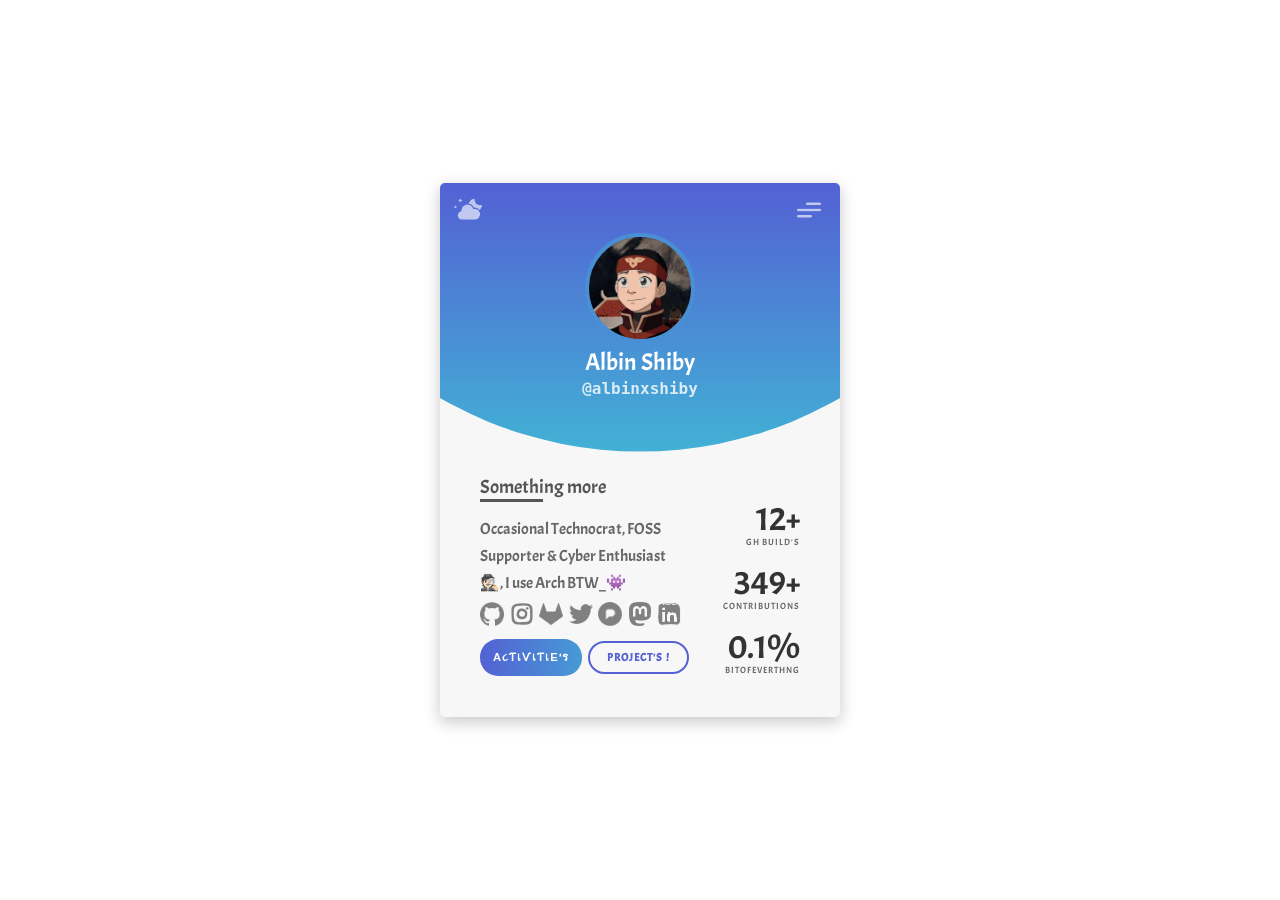
<file: index.html>
<!DOCTYPE html>
<html lang="en" data-theme="light">

<head>
    <meta charset="UTF-8">
    <meta name="viewport" content="width=device-width, initial-scale=1.0">
    <meta http-equiv="X-UA-Compatible" content="ie=edge">
    <title>Albin Shiby | That Technocratic one</title>
    <link rel="shortcut icon" type="image/png" href="assets/icon.png" />
    <meta name="theme-color" content="#ffffff">
    <meta name="theme-color" content="#ffffff" />
    <link rel="stylesheet" href="assets/style.css">

    <meta property="og:title" content="Albin Shiby | Personal Page For Public">
    <meta property="og:description"
        content="A technocratic design-minded one who's still learning new stuffs, FOSS Supporter and Cyber Enthusiast with a different vision ">
    <meta property="og:type" content="website">
    <meta property="og:url" content="https://albinxshiby.github.io/">
    <meta property="og:site_name" content="Albin Shiby">
    <meta property="og:image" content="https://albinxshiby.github.io/assets/img/og.png">
    <meta property="og:image:width" content="1280">
    <meta property="og:image:height" content="800">
    <meta property="og:image:type" content="image/png">
    <meta property="og:locale" content="en_US">
    <meta name="description"
        content="A technocratic design-minded one who's still learning new stuffs, FOSS Supporter and Cyber Enthusiast with a different vision ">
    <meta name="keywords"
        content="design, development, web, albinxshiby, albin, shiby, javascript, hacker, security, albinshiby">

    <meta itemprop="name" content="Albin Shiby | Personal Page For Public">
    <meta itemprop="description"
        content="A technocratic design-minded one who's still learning new stuffs, FOSS Supporter and Cyber Enthusiast with a different vision ">
    <meta itemprop="image" content="https://albinxshiby.github.io/assets/img/og.png">
    <meta name="twitter:card" content="summary">
    <meta name="twitter:url" content="https://albinxshiby.github.io/">
    <meta name="twitter:site" content="@albinxshiby">
    <meta name="twitter:creator" content="@albinxshiby">
    <meta name="twitter:title" content="Albin Shiby | Personal Page For Public">
    <meta name="twitter:description"
        content="A technocratic design-minded one who's still learning new stuffs, FOSS Supporter and Cyber Enthusiast with a different vision ">
    <meta name="twitter:image:src" content="https://albinxshiby.github.io/assets/img/og.png">
</head>

<body>
    <!-- right click disabling script/////////////////////////////////////////////////////////////////////////// -->
    <script>
        document.addEventListener("contextmenu", e => {
            alert("Sorry! Right Click is disabled");
            e.preventDefault();
        });
    </script>
    <!-- CARD COntainer main/////////////////////////////////////////////////////////////////////////// -->
    <div class="modal">
        <img src="assets/img/profile.jpg" alt="">
        <div class="close"></div>
    </div>

    <div class="container">
        <div class="card">
            <div class="header">
                <a onclick="toggleTheme()" class="logo"><img src="assets/img/icons/dark.png" class="logo"></a>
                <a href="#popupmenu" class="mail"><img src="assets/img/icons/menu.png" class="mail"></a>

                <div class="main">
                    <a href="/">
                        <div class="image">
                            <!--
                        <div class="hover">
                            <i class="fas fa-camera fa-2x"></i>
                        </div>
                        -->
                        </div>
                    </a>
                    <h3 class="name">Albin Shiby</h3>
                    <h3 class="sub-name">@albinxshiby</h3>
                </div>
            </div>

            <div class="content">
                <div class="left">
                    <div class="about-container">
                        <h3 class="title">Something more</h3>
                        <p class="text">Occasional Technocrat, FOSS Supporter & Cyber Enthusiast 🕵🏻, I use Arch BTW_👾
                        </p>
                    </div>
                    <div class="icons-container">
                        <a href="https://github.com/albinxshiby" target="_blank"><img class="icon"
                                src="assets/img/icons/github.png"></img></a>
                        <a href="https://instagram.com/albinxshiby" target="_blank"><img class="icon"
                                src="assets/img/icons/instagram.png"></img></a>
                        <a href="https://gitlab.com/albinxshiby" target="_blank"><img class="icon"
                                src="assets/img/icons/gitlab.png"></img></a>
                        <a href="https://twitter.com/albinxshiby" target="_blank"><img class="icon"
                                src="assets/img/icons/twitter.png"></img></a>
                        <a href="https://pixelfed.social/albinxshiby" target="_blank"><img class="icon"
                                src="assets/img/icons/pixelfed.png"></img></a>
                        <a href="https://mastodon.social/@albinxshiby" target="_blank"><img class="icon"
                                src="assets/img/icons/mast.png"></img></a>
                                <a href="https://www.linkedin.com/in/albin-shiby-45098b285" target="_blank"><img class="icon"
                                src="assets/img/icons/in.png"></img></a>
                    </div><br>
                    <div class="buttons-wrap">
                        <div class="follow-wrap">
                            <a href="#popuphi" class="follow"><strong>α૮ƭเѵเƭเε'ร</strong></a>
                        </div>
                        <div class="share-wrap">
                            <a href="https://github.com/albinxshiby" target="_blank" class="share"><strong>Project's !</strong></a>
                        </div>
                    </div>
                </div>

                <div class="right">
                    <div>
                        <h3 class="number">12+</h3>
                        <h3 class="number-title">GH Build'S</h3>
                    </div>
                    <div>
                        <h3 class="number">349+</h3>
                        <h3 class="number-title">Contributions</h3>
                    </div>
                    <div>
                        <h3 class="number">0.1%</h3>
                        <h3 class="number-title">BitOfEverthng</h3>
                    </div>
                </div>
            </div>
        </div>
    </div>

    <!-- POPUP POPUP POPUP/////////////////////////////////////////////////////////////////////////// -->

    <!-- Popup navigation menu -->

    <div class="popup" id="popupmenu">
        <div class="popup__content">
            <div class="popup__right"> <a href="#!" class="popup__close">×</a>
                <div class="popup__top">
                    <a href="/" class="menuli">Home</a><br>
                    <a href="https://github.com/albinxshiby/albinxshiby" class="menuli">About</a><br>
                    <a href="https://github.com/albinxshiby" class="menuli">Builds</a><br>
                    <a href="sf" class="menuli">Snowflakes</a><br>
                    <a href="mailto:hellobylon@skiff.com" class="menuli">EMail Me</a><br>

                </div>

            </div>
        </div>
    </div>
    <!-- Popup navigation menu END -->

    <!-- Lets talk popup page START-->
    <div class="popup" id="popuphi">
        <div class="popup__content">
            <div class="popup__talk"> <a href="#!" class="popup__close">×</a>
                <div class="popup__top">

                    <figure class="hi__pic"> <a href="" class="hi__pic"> <img class="hi__pic" src="assets/img/pen.png"
                                alt=""> </a> </figure>
                    <p class="popup__text">page Under Development</p>
                    <div class="popup__buttons"> <a href="mailto:hellobylon@skiff.com"
                            class="btna">hellobylon@skiff.com</a> </div>
                </div>
            </div>
            <div class="popup__contactinfo">

            </div>
        </div>
    </div>
    </div>
    <!-- Lets talk popup page END-->



    <!-- CAN BE ENABLE ANYTIME <script src="assets/app.js"></script>  -->
    <script>
        function toggleTheme() {
            var html = document.querySelector('html');
            if (html.getAttribute('data-theme') === 'light') {
                html.setAttribute('data-theme', 'dark');
            } else {
                html.setAttribute('data-theme', 'light');
            }
        }

    </script>

     </body>

</html>
</file>
<file: assets/style.css>
/* hELLO */
/* HERE IT ALL START (CSS)*/
:root {
    --body-color: #ffffff;
    --card-color: #f7f7f7;
    --title-color: #555;
    --text-color: #666;
    --number-color: #333;
}

[data-theme="dark"] {
    --body-color: #171c28;
    --card-color: #110e1b;
    --title-color: #434c5e;
    --text-color: #434c5e;
    --number-color: #434c5e;
}

/* ITS FULL OF CRAPS I KNOW JUST MAKE IT */



* {
    padding: 0;
    margin: 0;
    box-sizing: border-box;
    font-family: 'Acme-Regular', sans-serif;
}


/* CUSTOM TEXT SELECTION COLORS */
::-moz-selection {
    /* Code for Firefox */
    color: red;
    background: yellow;
}

::selection {
    color: red;
    background: yellow;
}

/* CUSTOM TEXT SELECTION COLOR END */


/* CUSTON FONT ADDED */
@font-face {
    font-family: 'Acme-Regular';
    src: url('Acme-Regular.ttf') format('truetype');
}

/* CUSTION FONT END  */



body {
    background-color: var(--body-color);
    cursor:zoom-in;
    overflow:hidden;
    height:100vh;
}


.container {
    padding: 20px;
    display: flex;
    justify-content: center;
    align-items: center;
    min-height: 100vh;
}



/* LOGO AND MENU EDIT SECTION MAIN NO OTHER I THINK NOW */
.mail {
    position: absolute;
    width: 36px;
    height: 30px;
    top: .4rem;
    right: .4rem;
    z-index: 3;
    transition: .3s;
    opacity: .8;
}

.mail:hover {
    opacity: 1;
}

.logo {
    position: absolute;
    width: 30px;
    height: 30px;
    top: .4rem;
    left: .4rem;
    z-index: 3;
    transition: .3s;
    opacity: .8;
    cursor:pointer;
}

.logo:hover {
    opacity: 1;
}

/* LOGO AND MENU EDIT SECTION END */




.card {
    position: relative;
    width: 400px;
    background-color: var(--card-color);
    border-radius: 5px;
    box-shadow: 0 5px 15px 1px rgba(0, 0, 0, 0.2);
    overflow: hidden;
    cursor:default;
}


.card:before {
    content: '';
    position: absolute;
    width: 100%;
    height: 270px;
    top: 0;
    left: 0;
    background-image: linear-gradient(to top, #42b1d5, #5361d4);
    clip-path: circle(400px at 50% -48.5%);
}

.header {
    position: relative;
    height: 265px;
}





.main {
    position: absolute;
    width: 100%;
    height: 100%;
    top: 0;
    left: 0;
    display: flex;
    flex-direction: column;
    justify-content: center;
    align-items: center;
}

.main .image {
    position: relative;
    width: 110px;
    height: 110px;
    border-radius: 50%;
    background: url('img/profile.jpg') no-repeat center / cover;
    border: 4px solid #498fd4;
    margin-bottom: 2px;
    overflow: hidden;
    cursor: not-allowed;
}

.image .hover {
    position: absolute;
    width: 100%;
    height: 100%;
    top: 0;
    left: 0;
    background-color: rgba(79, 172, 254, .7);
    display: flex;
    justify-content: center;
    align-items: center;
    color: #fff;
    transition: .5s;
    opacity: 0;

}

.image:hover .hover {
    opacity: 1;
}

.hover.active {
    opacity: 1;
}

.name {
    font-size: 1.5rem;
    color: #fff;
    font-weight: 500;
    line-height: 1;
    margin: 5px 0;
}

.sub-name {
    font-family: 'Cutive Mono', monospace;
    font-size: 1rem;
    opacity: .8;
    color: #fff;
}

.content {
    display: flex;
    padding: 1.7rem 2.5rem 2.6rem 2.5rem;
}

.right {
    padding-top: 1.5rem;
    display: flex;
    flex-direction: column;
    text-align: right;
    align-items: flex-end;
    justify-content: space-between;
    margin-left: 2.1rem;
}

.number {
    font-size: 2.1rem;
    font-weight: 200;
    color: var(--number-color);
    line-height: 1.2;
}

.number-title {
    font-size: .55rem;
    color: var(--text-color);
    font-weight: 400;
    line-height: 1;
    letter-spacing: 1px;
    text-transform: uppercase;
}

.title {
    position: relative;
    color: var(--title-color);
    font-weight: 500;
    font-size: 1.2rem;
    padding: 0 0 3px 0;
    margin-bottom: .9rem;
    display: inline-block;
}

.title:after {
    content: '';
    position: absolute;
    height: 3px;
    width: 50%;
    background-color: var(--title-color);
    bottom: 0;
    left: 0;
}

.text {
    color: var(--text-color);
    font-weight: 300;
    line-height: 1.7;
}

.icons-container {
    padding: .3rem 0;
}


.icon {
    margin-right: 3.5px;
    transition: .3s;
    width: 24px;
    height: 24px;
    display: inline;
    filter: contrast(0%);
}


.buttons-wrap {
    display: flex;
    margin-top: -1.1em;
}

.follow-wrap,
.share-wrap {
    flex: 4;
    display: flex;
    justify-content: center;
    align-items: center;
    transition: .5s;
}

.follow-wrap:hover,
.share-wrap:hover {
    flex: 5;
}

.follow {
    padding: 9.6px 0;
    width: 100%;
    background: linear-gradient(to right, #5361d4 0%, #42b1d5 140%);
    color: #fff;
    text-align: center;
    text-decoration: none;
    font-size: .7rem;
    letter-spacing: 1px;
    text-transform: uppercase;
    border-radius: 18.1px;
    margin-right: 3px;
    cursor:wait;
}

.share {
    padding: 7.6px 0;
    width: 100%;
    border: 2px solid #5361d4;
    color: #5361d4;
    text-decoration: none;
    text-align: center;
    font-size: .7rem;
    letter-spacing: 1px;
    text-transform: uppercase;
    margin-left: 3px;
    border-radius: 18.1px;
}

.modal {
    position: fixed;
    width: 100%;
    height: 100vh;
    background-color: rgba(0, 0, 0, 0.8);
    z-index: -1;
    opacity: 0;
    transition: .5s;
}

.modal img {
    position: absolute;
    top: 25%;
    left: 50%;
    transform: translate(-50%, -50%) scale(.3);
    max-width: 100%;
    max-height: 100%;
    transition: .5s;
}

.modal.show {
    opacity: 1;
    z-index: 99;
}

.modal.show img {
    top: 50%;
    transform: translate(-50%, -50%) scale(1);
}

.close {
    position: absolute;
    top: 1rem;
    right: 1rem;
    width: 30px;
    height: 30px;
    cursor: pointer;
    transition: .3s;
}

.close:hover {
    opacity: .5;
}

.close:before,
.close:after {
    content: '';
    position: absolute;
    width: 100%;
    height: 3px;
    border-radius: 1.5px;
    top: 50%;
    left: 50%;
    background-color: #fff;
}

.close:before {
    transform: translate(-50%, -50%) rotate(45deg);
}

.close:after {
    transform: translate(-50%, -50%) rotate(135deg);
}

@media (max-width: 410px) {

    .content {
        flex-direction: column;
    }

    .right {
        flex-direction: row;
        text-align: center;
        justify-content: space-around;
        align-items: center;
        margin: 0;
    }
}

@media (max-width: 370px) {

    .header {
        height: 230px;
    }

    .card:before {
        clip-path: circle(400px at 50% -74.5%);
        height: 230px;
    }

    .hamburger-menu {
        width: 16px;
        height: 12px;
        top: 1.1rem;
        left: 1.5rem;
    }

    .mail {
        font-size: 1.1rem;
        top: .10rem;
        right: .2rem;
        cursor:pointer;
    }

    .main .image {
        width: 90px;
        height: 90px;
        border-width: 3px;
    }

    .name {
        font-size: 1.2rem;
    }

    .sub-name {
        font-size: .8rem;
    }

    .mail {
        margin-top: .3rem;
        margin-right: .3rem;
    }

    .content {
        padding: 1.2rem 1.8rem 1.8rem 1.8rem;
    }

    .number {
        font-size: 1.8rem;
    }

    .number-title {
        font-size: .4rem;
    }

    .right {
        padding-top: 1rem;
    }

    .title {
        font-size: 1.1rem;
        margin-bottom: .5rem;
    }

    .text {
        font-size: .9rem;
    }

    .icons-container {
        padding: .1rem 0;
        margin-top: .2rem;
    }

    .icon {
        font-size: 1.1rem;
    }

    .follow {
        padding: 7.6px 0;
        border-radius: 14.6px;
        font-size: .6rem;
    }

    .share {
        padding: 5.6px 0;
        border-radius: 14.6px;
        font-size: .6rem;
    }
}







/* SOCIAL MEDIA ICONS SECTION */
.social-icons {
    text-align: center;

    margin-top: -1em;

}

.social-icons img {

    width: 30px;
    display: inline-block;
    margin: 1px;
}

/* SOCIAL MEDIA ICON SECTION END */


/* NAVIGATION MENU SPECIAL EDIT FOR LI */
.menuli {
    text-decoration: none;
    color: white;
    line-height: 4rem;
}

.menuli:hover {
    color: grey;
}

/* NAVIGATION MENU FOR SPECIAL EDIT LI END */








/* POPUP SECTION (FOR NAVIGATION MENU MAINLY) */
.popup {

    position: fixed;
    top: 0;
    left: 0;
    height: 100vh;
    min-height: 500px;
    width: 100vw;
    background-color: rgba(0, 0, 0, .8);
    border-radius: 3px;
    text-align: center;
    z-index: 400;
    opacity: 0;
    visibility: hidden;
    transition: all .3s;

}

.popup:target {
    opacity: 1;
    visibility: visible
}

.popup__close:link,
.popup__close:visited {
    position: absolute;
    top: -6.5rem;
    right: -.4rem;
    display: inline-block;
    color: white;
    font-size: 5.5rem;
    font-weight: 100;
    text-decoration: none;
    transition: all .3s
}

.popup__close:hover {
    color: red;
}

.popup__right {
    font-size: 1.7rem;
    width: 75%;
    max-width: 1000px;
    height: auto;
    position: absolute;
    top: 50%;
    left: 50%;
    transform: translate(-50%, -50%);
    background: transparent;
    box-shadow: ;
    border-radius: 3px
}

@media (min-width:768px) {

    .popup__right {
        font-size: 2rem
    }
}

.popup__right h2 {
    margin: 2.5rem 0 1rem
}

@media (min-width:768px) {
    .popup__right h2 {
        margin: 1rem 0
    }
}

@media (max-width:768px) {
    .popup__top {
        padding: 1rem
    }
}

.popup__contact-info {
    background: #293335;
    color: #91abaa;
    margin-top: 1rem;
    padding: 1rem 1rem 1rem
}

@media (min-width:768px) {

    .popup__contact-info {
        padding: 1rem 0 1rem;
        margin-top: 2rem
    }
}

.popup__contact-info ul {
    padding-bottom: 0
}

.popup__contact-info a {
    color: #91abaa !important;
    text-decoration: none
}

/* POPUP SECTION END (FOR NAVIGATION MENU MAINLY)  END*/

.popup__talk {
    font-size: 1.7rem;
    width: 75%;
    max-width: 1000px;
    height: auto;
    position: absolute;
    top: 50%;
    left: 50%;
    transform: translate(-50%, -50%);
    background: #FFF;
    box-shadow: ;
    border-radius: 3px
}

.hi__pic {
    width: 140px;
    text-align: center;
    height: 140px;
    margin-top: -2.5rem;
    margin-bottom: -2rem;
    margin-left: auto;
    margin-right: auto;
}

.popup__text {
    font-size: 15px;
}

.btn {
    background-color: grey;
}

a {
    color: brown;
    text-decoration: none;
}

.popup__buttons {
    background-color: #4CAF50;
    /* Green */
    border-radius: 12px;
    color: white;
    padding: 13px 20px;
    text-align: center;
    text-decoration: none;
    display: inline-block;
    font-size: 14px;
    margin-top: 1rem;
    margin-bottom: 1rem;
}

@media (min-width:768px) {
    .popup__buttons {
        margin-top: 1em;
        margin-bottom: 1em;
    }
}
</file>
